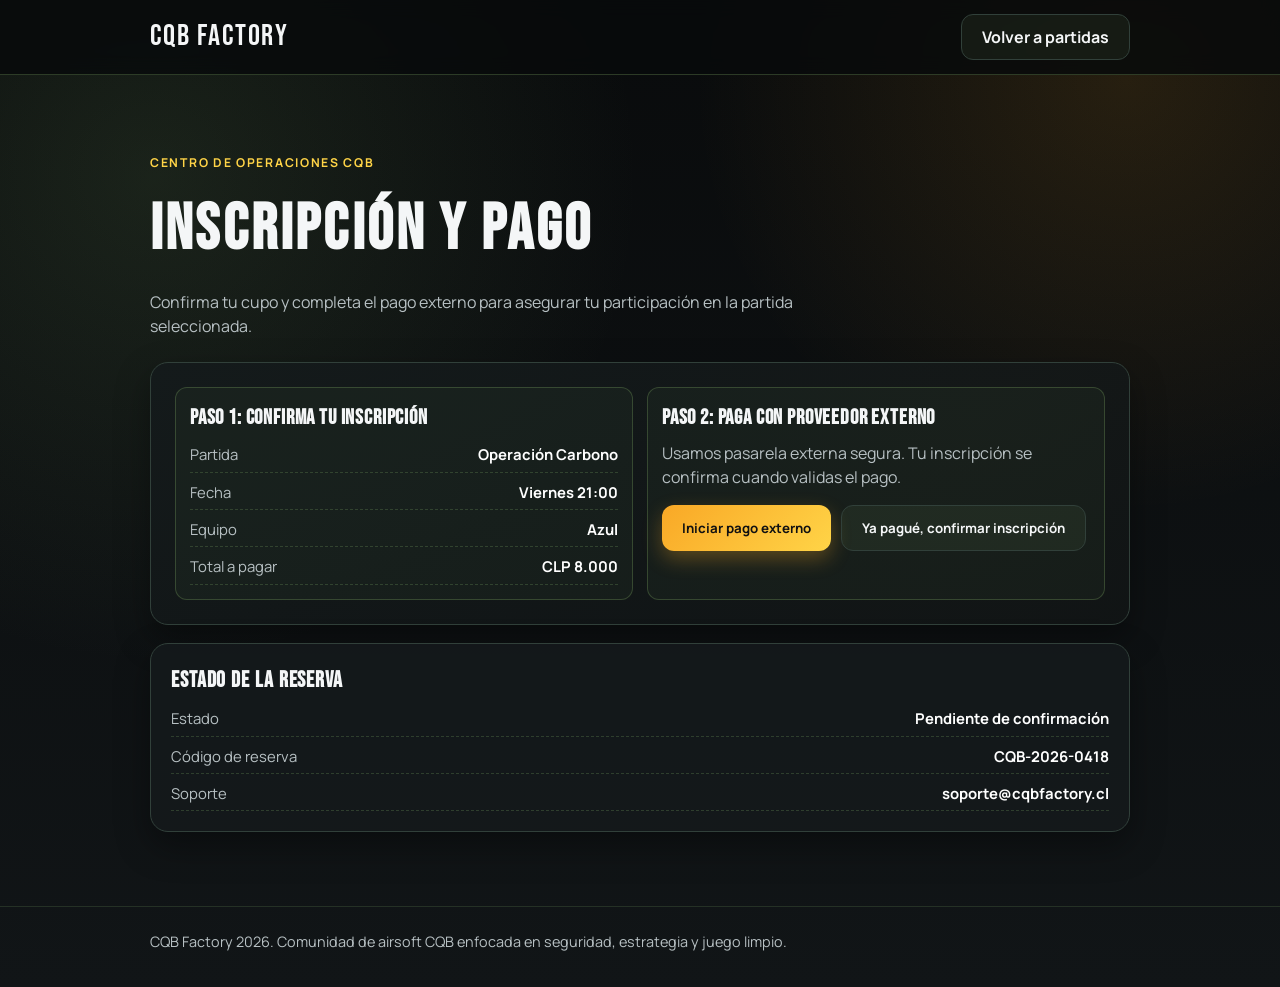
<file: inscripcion-y-pago.html>
<!doctype html>
<html lang="es-CL">
<head>
  <meta charset="UTF-8" />
  <meta name="viewport" content="width=device-width, initial-scale=1.0" />
  <title>Inscripción y Pago | CQB Factory</title>
  <meta name="description" content="Flujo de inscripción y pago para reservar partidas CQB en CQB Factory." />

  <link rel="preconnect" href="https://fonts.googleapis.com" />
  <link rel="preconnect" href="https://fonts.gstatic.com" crossorigin />
  <link href="https://fonts.googleapis.com/css2?family=Bebas+Neue&family=Manrope:wght@400;500;600;700;800&display=swap" rel="stylesheet" />

  <style>
    :root {
      --bg: #0d0f10;
      --text: #f4f6f7;
      --text-soft: #b7c0c3;
      --line: #31403a;
      --green: #5f7c4f;
      --accent: #f9a826;
      --accent-soft: #ffd447;
      --radius: 18px;
      --shadow: 0 14px 34px rgba(0, 0, 0, 0.35);
    }

    * { box-sizing: border-box; }

    body {
      margin: 0;
      color: var(--text);
      font-family: "Manrope", sans-serif;
      background:
        radial-gradient(circle at 12% 18%, rgba(111, 150, 91, 0.16), transparent 35%),
        radial-gradient(circle at 88% 8%, rgba(249, 168, 38, 0.12), transparent 30%),
        linear-gradient(180deg, #090b0c 0%, #111517 100%);
      min-height: 100vh;
      line-height: 1.5;
    }

    .wrap {
      width: min(980px, 92vw);
      margin: 0 auto;
    }

    .topbar {
      position: sticky;
      top: 0;
      z-index: 20;
      background: rgba(8, 10, 11, 0.82);
      backdrop-filter: blur(10px);
      border-bottom: 1px solid rgba(111, 150, 91, 0.35);
    }

    .nav {
      min-height: 74px;
      display: flex;
      align-items: center;
      justify-content: space-between;
      gap: 16px;
    }

    .brand {
      text-decoration: none;
      color: var(--text);
      font-family: "Bebas Neue", sans-serif;
      letter-spacing: 0.06em;
      font-size: 1.9rem;
    }

    .btn {
      border: 0;
      cursor: pointer;
      padding: 0 20px;
      min-height: 46px;
      border-radius: 12px;
      font-weight: 700;
      text-decoration: none;
      display: inline-flex;
      align-items: center;
      justify-content: center;
      font-family: "Manrope", sans-serif;
    }

    .btn-primary {
      color: #111;
      background: linear-gradient(135deg, var(--accent) 0%, var(--accent-soft) 100%);
      box-shadow: 0 8px 20px rgba(249, 168, 38, 0.3);
    }

    .btn-outline {
      color: var(--text);
      background: rgba(95, 124, 79, 0.13);
      border: 1px solid var(--line);
    }

    .section { padding: 74px 0; }

    .eyebrow {
      text-transform: uppercase;
      letter-spacing: 0.14em;
      color: var(--accent-soft);
      font-weight: 700;
      font-size: 0.76rem;
      margin-bottom: 10px;
      display: inline-block;
    }

    .title {
      margin: 0;
      font-family: "Bebas Neue", sans-serif;
      letter-spacing: 0.05em;
      font-size: clamp(2.2rem, 6vw, 4rem);
      text-transform: uppercase;
    }

    .sub {
      margin: 12px 0 0;
      color: var(--text-soft);
      max-width: 720px;
    }

    .payment-box {
      margin-top: 24px;
      border: 1px solid var(--line);
      border-radius: var(--radius);
      background:
        linear-gradient(160deg, rgba(20, 26, 27, 0.96), rgba(16, 20, 21, 0.9)),
        radial-gradient(circle at 84% 20%, rgba(249, 168, 38, 0.13), transparent 42%);
      box-shadow: var(--shadow);
      padding: 24px;
    }

    .payment-steps {
      display: grid;
      grid-template-columns: repeat(2, minmax(0, 1fr));
      gap: 14px;
    }

    .step {
      border: 1px solid rgba(111, 150, 91, 0.35);
      border-radius: 12px;
      padding: 14px;
      background: rgba(95, 124, 79, 0.08);
    }

    .step h3 {
      margin: 0 0 8px;
      font-family: "Bebas Neue", sans-serif;
      letter-spacing: 0.04em;
      text-transform: uppercase;
      font-size: 1.3rem;
    }

    .summary {
      display: grid;
      gap: 8px;
      margin-top: 10px;
      font-size: 0.93rem;
      color: var(--text-soft);
    }

    .summary div {
      display: flex;
      justify-content: space-between;
      border-bottom: 1px dashed rgba(111, 150, 91, 0.3);
      padding-bottom: 6px;
    }

    .summary strong { color: #fff; }

    .actions {
      margin-top: 16px;
      display: flex;
      gap: 10px;
      flex-wrap: wrap;
    }

    .status {
      margin-top: 18px;
      border: 1px solid var(--line);
      border-radius: var(--radius);
      background: rgba(20, 25, 27, 0.9);
      box-shadow: var(--shadow);
      padding: 20px;
    }

    .status h3 {
      margin: 0 0 8px;
      font-family: "Bebas Neue", sans-serif;
      letter-spacing: 0.04em;
      text-transform: uppercase;
      font-size: 1.4rem;
    }

    .footer {
      border-top: 1px solid rgba(111, 150, 91, 0.22);
      padding: 24px 0 34px;
      color: var(--text-soft);
      font-size: 0.9rem;
    }

    @media (max-width: 860px) {
      .payment-steps { grid-template-columns: 1fr; }
    }
  </style>
</head>
<body>
  <header class="topbar">
    <div class="wrap nav">
      <a class="brand" href="index.html">CQB FACTORY</a>
      <a class="btn btn-outline" href="index.html#partidas">Volver a partidas</a>
    </div>
  </header>

  <main>
    <section class="section">
      <div class="wrap">
        <span class="eyebrow">Centro de Operaciones CQB</span>
        <h1 class="title">Inscripción y Pago</h1>
        <p class="sub">Confirma tu cupo y completa el pago externo para asegurar tu participación en la partida seleccionada.</p>

        <div class="payment-box">
          <div class="payment-steps">
            <article class="step">
              <h3>Paso 1: Confirma tu inscripción</h3>
              <div class="summary">
                <div><span>Partida</span><strong>Operación Carbono</strong></div>
                <div><span>Fecha</span><strong>Viernes 21:00</strong></div>
                <div><span>Equipo</span><strong>Azul</strong></div>
                <div><span>Total a pagar</span><strong>CLP 8.000</strong></div>
              </div>
            </article>

            <article class="step">
              <h3>Paso 2: Paga con proveedor externo</h3>
              <p class="sub" style="margin-top: 0;">Usamos pasarela externa segura. Tu inscripción se confirma cuando validas el pago.</p>
              <div class="actions">
                <button class="btn btn-primary" type="button">Iniciar pago externo</button>
                <button class="btn btn-outline" type="button">Ya pagué, confirmar inscripción</button>
              </div>
            </article>
          </div>
        </div>

        <div class="status">
          <h3>Estado de la reserva</h3>
          <div class="summary">
            <div><span>Estado</span><strong>Pendiente de confirmación</strong></div>
            <div><span>Código de reserva</span><strong>CQB-2026-0418</strong></div>
            <div><span>Soporte</span><strong>soporte@cqbfactory.cl</strong></div>
          </div>
        </div>
      </div>
    </section>
  </main>

  <footer class="footer">
    <div class="wrap">CQB Factory 2026. Comunidad de airsoft CQB enfocada en seguridad, estrategia y juego limpio.</div>
  </footer>
</body>
</html>
</file>
